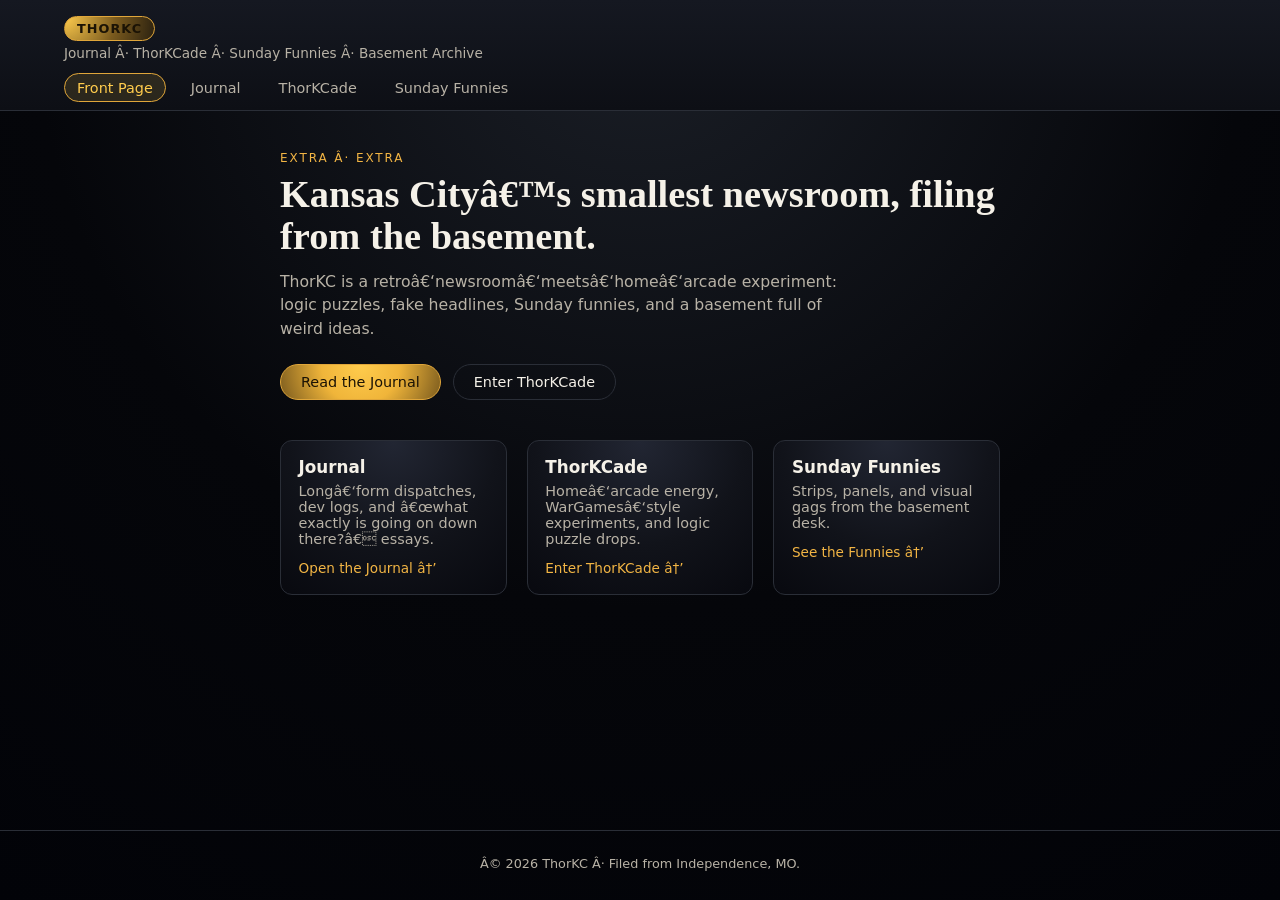
<file: index.html>
﻿<!DOCTYPE html>
<html lang="en">
<head>
  <meta charset="UTF-8" />
  <title>ThorKC â€” Kansas Cityâ€™s Weird Little Newsroom</title>
  <meta name="viewport" content="width=device-width, initial-scale=1" />
  <link rel="stylesheet" href="styles/main.css" />
  <script defer src="scripts/main.js"></script>
</head>
<body class="layout">
  <header class="site-header">
    <div class="masthead">
      <div class="masthead-flag">ThorKC</div>
      <div class="masthead-sub">Journal Â· ThorKCade Â· Sunday Funnies Â· Basement Archive</div>
    </div>
    <nav class="site-nav">
      <a href="index.html" class="nav-link nav-link-active">Front Page</a>
      <a href="journal/index.html" class="nav-link">Journal</a>
      <a href="thorkcade/index.html" class="nav-link">ThorKCade</a>
      <a href="funnies/index.html" class="nav-link">Sunday Funnies</a>
    </nav>
  </header>

  <main class="frontpage">
    <section class="frontpage-hero">
      <div class="hero-kicker">Extra Â· Extra</div>
      <h1 class="hero-headline">Kansas Cityâ€™s smallest newsroom, filing from the basement.</h1>
      <p class="hero-dek">
        ThorKC is a retroâ€‘newsroomâ€‘meetsâ€‘homeâ€‘arcade experiment: logic puzzles, fake headlines,
        Sunday funnies, and a basement full of weird ideas.
      </p>
      <div class="hero-actions">
        <a href="journal/index.html" class="btn btn-primary">Read the Journal</a>
        <a href="thorkcade/index.html" class="btn btn-ghost">Enter ThorKCade</a>
      </div>
    </section>

    <section class="frontpage-grid">
      <article class="frontpage-card">
        <h2 class="card-hed">Journal</h2>
        <p class="card-dek">
          Longâ€‘form dispatches, dev logs, and â€œwhat exactly is going on down there?â€ essays.
        </p>
        <a href="journal/index.html" class="card-link">Open the Journal â†’</a>
      </article>

      <article class="frontpage-card">
        <h2 class="card-hed">ThorKCade</h2>
        <p class="card-dek">
          Homeâ€‘arcade energy, WarGamesâ€‘style experiments, and logic puzzle drops.
        </p>
        <a href="thorkcade/index.html" class="card-link">Enter ThorKCade â†’</a>
      </article>

      <article class="frontpage-card">
        <h2 class="card-hed">Sunday Funnies</h2>
        <p class="card-dek">
          Strips, panels, and visual gags from the basement desk.
        </p>
        <a href="funnies/index.html" class="card-link">See the Funnies â†’</a>
      </article>
    </section>
  </main>

  <footer class="site-footer">
    <p>Â© <span id="year"></span> ThorKC Â· Filed from Independence, MO.</p>
  </footer>
</body>
</html>
</file>
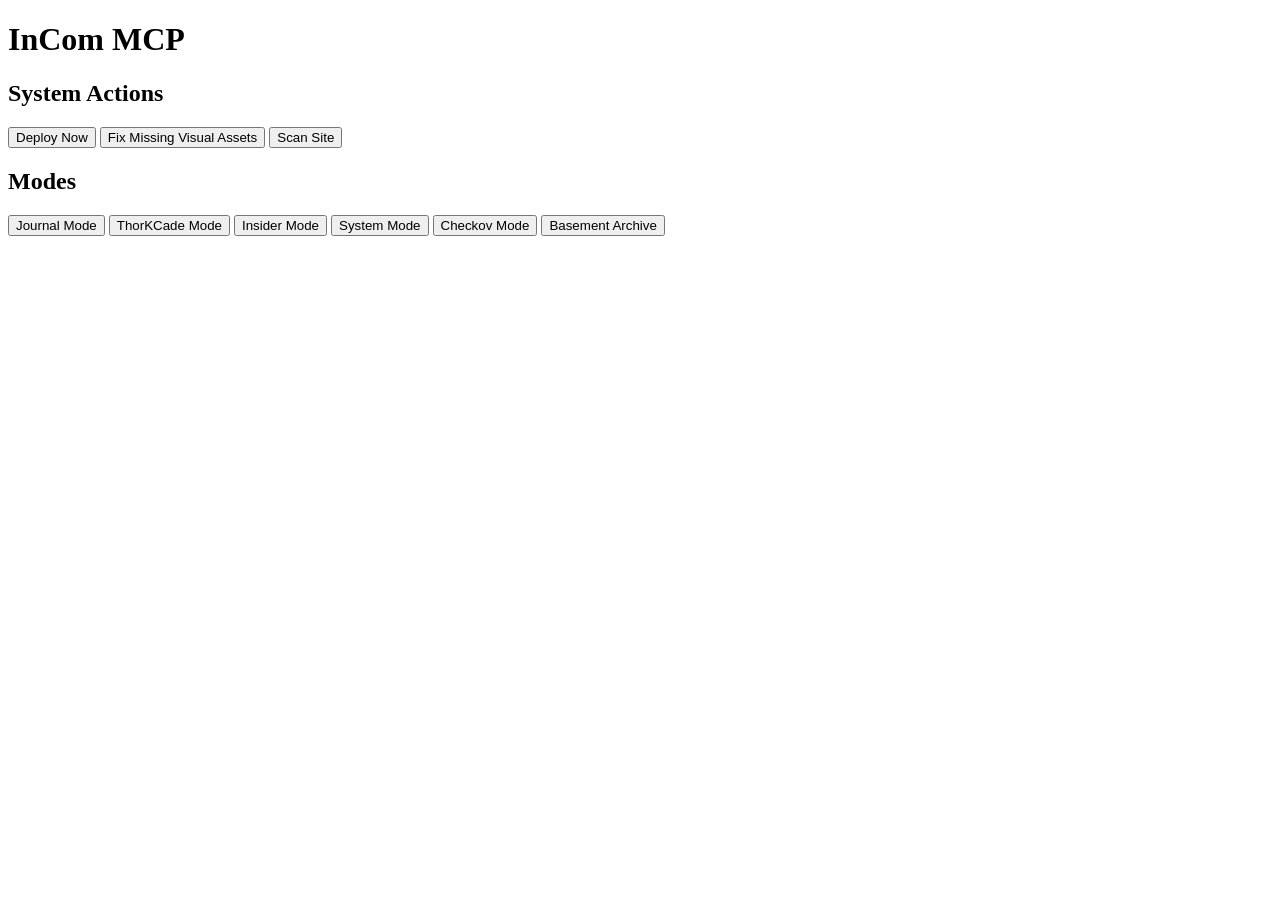
<file: __mcp/index.html>
<!DOCTYPE html>
<html>
<head>
  <meta charset="UTF-8">
  <title>InCom MCP</title>
  <link rel="stylesheet" href="mcp.css">
</head>
<body>
  <div id="mcp">
    <h1>InCom MCP</h1>

    <div class="panel">
      <h2>System Actions</h2>
      <button onclick="deployNow()">Deploy Now</button>
      <button onclick="fixAssets()">Fix Missing Visual Assets</button>
      <button onclick="scanSite()">Scan Site</button>
    </div>

    <div class="panel">
      <h2>Modes</h2>
      <button onclick="loadMode('journal')">Journal Mode</button>
      <button onclick="loadMode('thorkcade')">ThorKCade Mode</button>
      <button onclick="loadMode('insider')">Insider Mode</button>
      <button onclick="loadMode('system')">System Mode</button>
      <button onclick="loadMode('checkov')">Checkov Mode</button>
      <button onclick="loadMode('archive')">Basement Archive</button>
    </div>

    <div id="mode-panels">

      <div id="mode-journal" class="mode hidden">
        <h2>Journal Mode</h2>
        <p>Manage Journal issues, front page, and story ordering.</p>
        <button onclick="journalRebuild()">Rebuild Journal Index</button>
      </div>

      <div id="mode-thorkcade" class="mode hidden">
        <h2>ThorKCade Mode</h2>
        <p>Manage arcade entries, puzzles, and feature flags.</p>
        <button onclick="thorkcadeSync()">Sync ThorKCade Listings</button>
      </div>

      <div id="mode-insider" class="mode hidden">
        <h2>Insider Mode</h2>
        <p>Control insider‑only content and experiments.</p>
        <button onclick="insiderRefresh()">Refresh Insider Content Map</button>
      </div>

      <div id="mode-system" class="mode hidden">
        <h2>System Mode</h2>
        <p>Low‑level checks, config validation, and health.</p>
        <button onclick="systemHealthCheck()">Run System Health Check</button>
      </div>

      <div id="mode-checkov" class="mode hidden">
        <h2>Checkov Mode</h2>
        <p>Continuity, callbacks, and narrative thread tracking.</p>
        <button onclick="checkovScan()">Scan for Chekhov’s Guns</button>
      </div>

      <div id="mode-archive" class="mode hidden">
        <h2>Basement Archive</h2>
        <p>Back issues, retired experiments, and deep storage.</p>
        <button onclick="archiveIndex()">Rebuild Archive Index</button>
      </div>

    </div>

    <div id="output"></div>
  </div>

  <script src="mcp.js"></script>
</body>
</html>
</file>
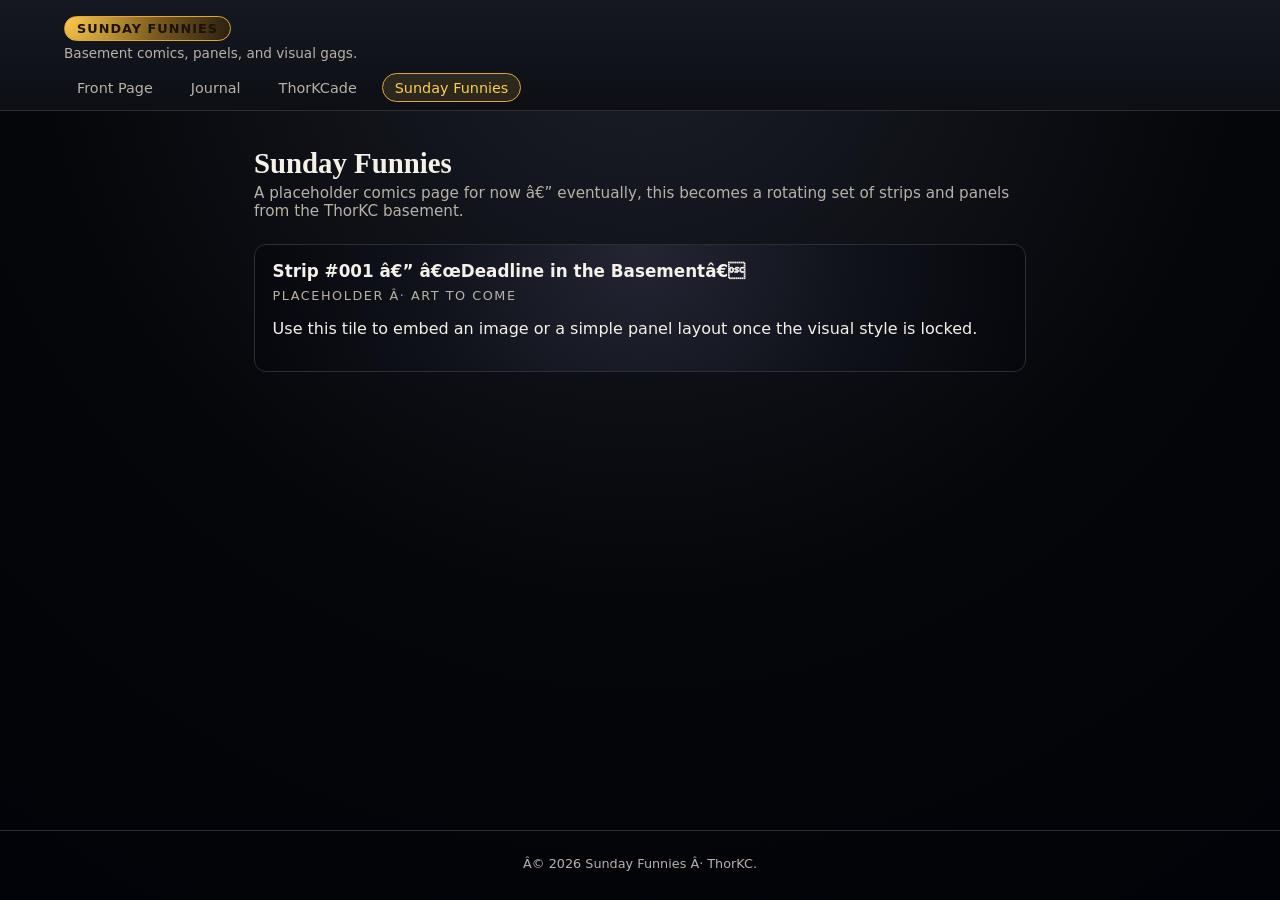
<file: funnies/index.html>
﻿<!DOCTYPE html>
<html lang="en">
<head>
  <meta charset="UTF-8" />
  <title>Sunday Funnies â€” ThorKC</title>
  <meta name="viewport" content="width=device-width, initial-scale=1" />
  <link rel="stylesheet" href="../styles/main.css" />
  <link rel="stylesheet" href="funnies.css" />
  <script defer src="../scripts/main.js"></script>
</head>
<body class="layout">
  <header class="site-header">
    <div class="masthead">
      <div class="masthead-flag">Sunday Funnies</div>
      <div class="masthead-sub">Basement comics, panels, and visual gags.</div>
    </div>
    <nav class="site-nav">
      <a href="../index.html" class="nav-link">Front Page</a>
      <a href="../journal/index.html" class="nav-link">Journal</a>
      <a href="../thorkcade/index.html" class="nav-link">ThorKCade</a>
      <a href="index.html" class="nav-link nav-link-active">Sunday Funnies</a>
    </nav>
  </header>

  <main class="funnies-main">
    <section class="funnies-intro">
      <h1>Sunday Funnies</h1>
      <p>
        A placeholder comics page for now â€” eventually, this becomes a rotating set of strips
        and panels from the ThorKC basement.
      </p>
    </section>

    <section class="funnies-grid">
      <article class="funnies-card">
        <h2>Strip #001 â€” â€œDeadline in the Basementâ€</h2>
        <p class="funnies-meta">Placeholder Â· Art to come</p>
        <p>
          Use this tile to embed an image or a simple panel layout once the visual style is
          locked.
        </p>
      </article>
    </section>
  </main>

  <footer class="site-footer">
    <p>Â© <span id="year"></span> Sunday Funnies Â· ThorKC.</p>
  </footer>
</body>
</html>
</file>
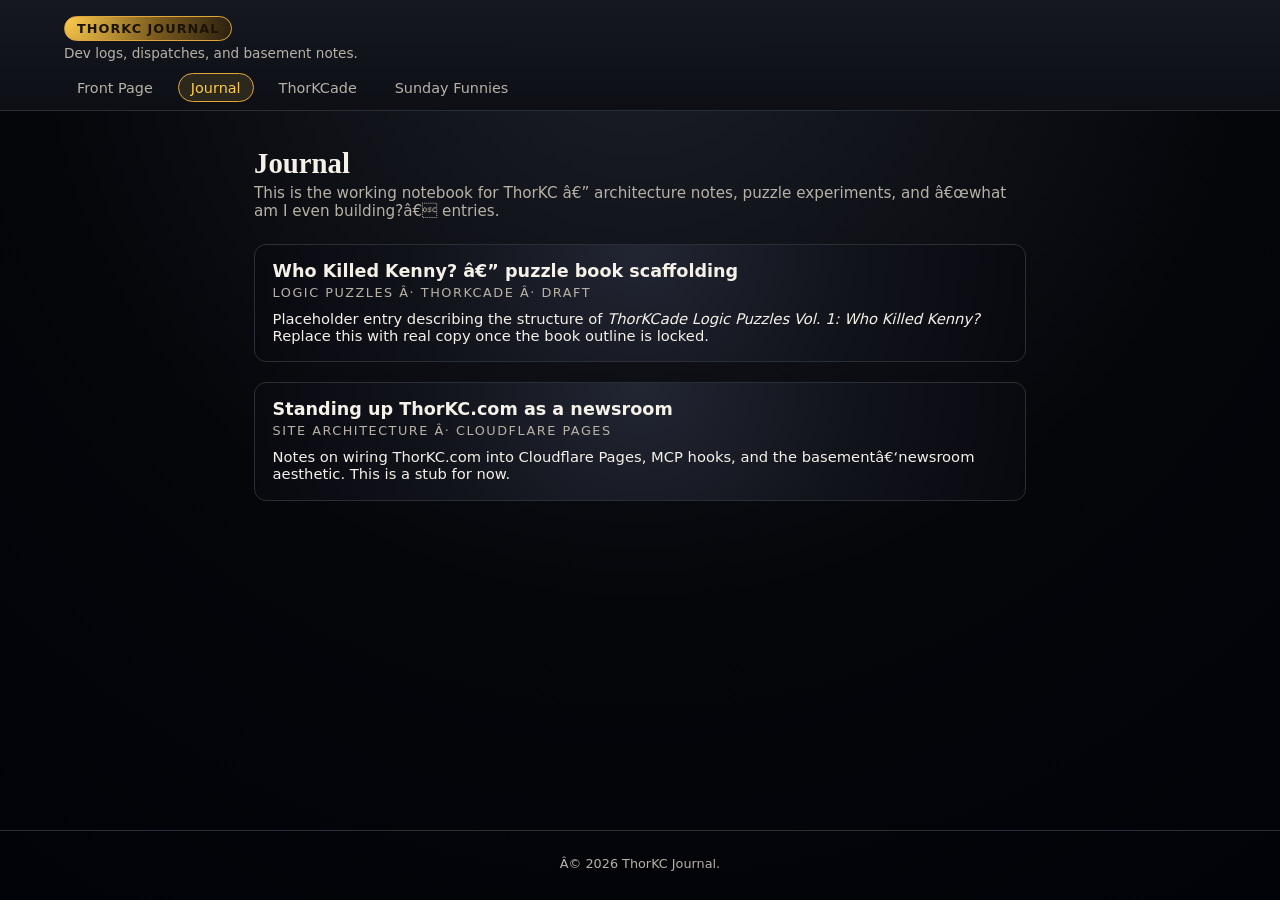
<file: journal/index.html>
﻿<!DOCTYPE html>
<html lang="en">
<head>
  <meta charset="UTF-8" />
  <title>ThorKC Journal</title>
  <meta name="viewport" content="width=device-width, initial-scale=1" />
  <link rel="stylesheet" href="../styles/main.css" />
  <link rel="stylesheet" href="journal.css" />
  <script defer src="../scripts/main.js"></script>
</head>
<body class="layout">
  <header class="site-header">
    <div class="masthead">
      <div class="masthead-flag">ThorKC Journal</div>
      <div class="masthead-sub">Dev logs, dispatches, and basement notes.</div>
    </div>
    <nav class="site-nav">
      <a href="../index.html" class="nav-link">Front Page</a>
      <a href="index.html" class="nav-link nav-link-active">Journal</a>
      <a href="../thorkcade/index.html" class="nav-link">ThorKCade</a>
      <a href="../funnies/index.html" class="nav-link">Sunday Funnies</a>
    </nav>
  </header>

  <main class="journal-main">
    <section class="journal-intro">
      <h1>Journal</h1>
      <p>
        This is the working notebook for ThorKC â€” architecture notes, puzzle experiments, and
        â€œwhat am I even building?â€ entries.
      </p>
    </section>

    <section class="journal-list">
      <article class="journal-entry">
        <h2 class="entry-title">Who Killed Kenny? â€” puzzle book scaffolding</h2>
        <p class="entry-meta">Logic puzzles Â· ThorKCade Â· Draft</p>
        <p class="entry-body">
          Placeholder entry describing the structure of <em>ThorKCade Logic Puzzles Vol. 1:
          Who Killed Kenny?</em> Replace this with real copy once the book outline is locked.
        </p>
      </article>

      <article class="journal-entry">
        <h2 class="entry-title">Standing up ThorKC.com as a newsroom</h2>
        <p class="entry-meta">Site architecture Â· Cloudflare Pages</p>
        <p class="entry-body">
          Notes on wiring ThorKC.com into Cloudflare Pages, MCP hooks, and the basementâ€‘newsroom
          aesthetic. This is a stub for now.
        </p>
      </article>
    </section>
  </main>

  <footer class="site-footer">
    <p>Â© <span id="year"></span> ThorKC Journal.</p>
  </footer>
</body>
</html>
</file>
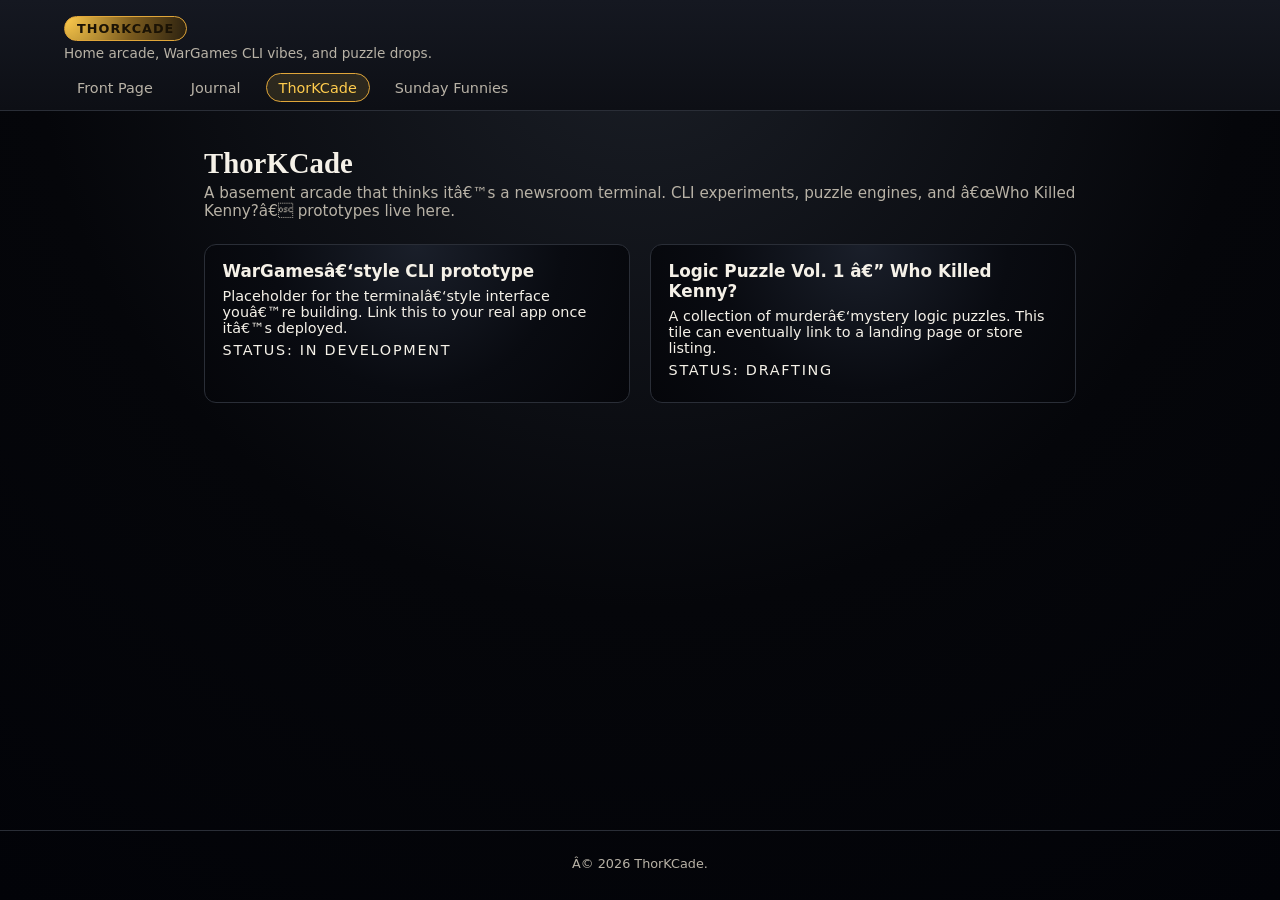
<file: thorkcade/index.html>
﻿<!DOCTYPE html>
<html lang="en">
<head>
  <meta charset="UTF-8" />
  <title>ThorKCade</title>
  <meta name="viewport" content="width=device-width, initial-scale=1" />
  <link rel="stylesheet" href="../styles/main.css" />
  <link rel="stylesheet" href="thorkcade.css" />
  <script defer src="../scripts/main.js"></script>
</head>
<body class="layout">
  <header class="site-header">
    <div class="masthead">
      <div class="masthead-flag">ThorKCade</div>
      <div class="masthead-sub">Home arcade, WarGames CLI vibes, and puzzle drops.</div>
    </div>
    <nav class="site-nav">
      <a href="../index.html" class="nav-link">Front Page</a>
      <a href="../journal/index.html" class="nav-link">Journal</a>
      <a href="index.html" class="nav-link nav-link-active">ThorKCade</a>
      <a href="../funnies/index.html" class="nav-link">Sunday Funnies</a>
    </nav>
  </header>

  <main class="thorkcade-main">
    <section class="thorkcade-hero">
      <h1>ThorKCade</h1>
      <p>
        A basement arcade that thinks itâ€™s a newsroom terminal. CLI experiments, puzzle engines,
        and â€œWho Killed Kenny?â€ prototypes live here.
      </p>
    </section>

    <section class="thorkcade-grid">
      <article class="thorkcade-card">
        <h2>WarGamesâ€‘style CLI prototype</h2>
        <p>
          Placeholder for the terminalâ€‘style interface youâ€™re building. Link this to your real
          app once itâ€™s deployed.
        </p>
        <p class="thorkcade-meta">Status: In development</p>
      </article>

      <article class="thorkcade-card">
        <h2>Logic Puzzle Vol. 1 â€” Who Killed Kenny?</h2>
        <p>
          A collection of murderâ€‘mystery logic puzzles. This tile can eventually link to a
          landing page or store listing.
        </p>
        <p class="thorkcade-meta">Status: Drafting</p>
      </article>
    </section>
  </main>

  <footer class="site-footer">
    <p>Â© <span id="year"></span> ThorKCade.</p>
  </footer>
</body>
</html>
</file>
<file: styles/main.css>
﻿:root {
  --bg: #0f1115;
  --bg-elevated: #171a20;
  --ink: #f5f1e8;
  --ink-muted: #b8b2a6;
  --accent: #ffcc4d;
  --accent-soft: #f2b544;
  --accent-line: #e0a63a;
  --border-subtle: #2a2e37;
  --font-sans: system-ui, -apple-system, BlinkMacSystemFont, "Segoe UI", sans-serif;
  --font-display: "Georgia", "Times New Roman", serif;
}

*,
*::before,
*::after {
  box-sizing: border-box;
}

html,
body {
  margin: 0;
  padding: 0;
  background: radial-gradient(circle at top, #1b1f27 0, #05060a 55%, #020308 100%);
  color: var(--ink);
  font-family: var(--font-sans);
}

.layout {
  min-height: 100vh;
  display: flex;
  flex-direction: column;
}

/* Header / masthead */

.site-header {
  border-bottom: 1px solid var(--border-subtle);
  background: linear-gradient(to bottom, #151821, #0d0f15);
  padding: 1rem 5vw 0.5rem;
}

.masthead {
  display: flex;
  flex-direction: column;
  gap: 0.25rem;
}

.masthead-flag {
  display: inline-flex;
  align-self: flex-start;
  padding: 0.25rem 0.75rem;
  border-radius: 999px;
  border: 1px solid var(--accent-line);
  background: radial-gradient(circle at top left, var(--accent) 0, #7b5b1e 55%, #2b2110 100%);
  color: #1b1305;
  font-weight: 700;
  letter-spacing: 0.08em;
  text-transform: uppercase;
  font-size: 0.8rem;
}

.masthead-sub {
  color: var(--ink-muted);
  font-size: 0.85rem;
}

/* Nav */

.site-nav {
  margin-top: 0.75rem;
  display: flex;
  flex-wrap: wrap;
  gap: 0.75rem;
}

.nav-link {
  text-decoration: none;
  color: var(--ink-muted);
  font-size: 0.9rem;
  padding: 0.35rem 0.75rem;
  border-radius: 999px;
  border: 1px solid transparent;
  transition: background 0.15s ease, color 0.15s ease, border-color 0.15s ease;
}

.nav-link:hover {
  border-color: var(--border-subtle);
  background: rgba(255, 255, 255, 0.03);
  color: var(--ink);
}

.nav-link-active {
  border-color: var(--accent-line);
  background: rgba(255, 204, 77, 0.12);
  color: var(--accent);
}

/* Front page */

.frontpage {
  flex: 1;
  padding: 2.5rem 5vw 3rem;
  max-width: 1100px;
  margin: 0 auto;
}

.frontpage-hero {
  max-width: 720px;
  margin-bottom: 2.5rem;
}

.hero-kicker {
  text-transform: uppercase;
  letter-spacing: 0.16em;
  font-size: 0.75rem;
  color: var(--accent-soft);
  margin-bottom: 0.5rem;
}

.hero-headline {
  font-family: var(--font-display);
  font-size: clamp(2.1rem, 3vw, 2.8rem);
  line-height: 1.1;
  margin: 0 0 0.75rem;
}

.hero-dek {
  color: var(--ink-muted);
  max-width: 36rem;
  font-size: 0.98rem;
  line-height: 1.5;
  margin: 0 0 1.5rem;
}

.hero-actions {
  display: flex;
  flex-wrap: wrap;
  gap: 0.75rem;
}

.btn {
  display: inline-flex;
  align-items: center;
  justify-content: center;
  padding: 0.55rem 1.25rem;
  border-radius: 999px;
  border: 1px solid transparent;
  font-size: 0.9rem;
  text-decoration: none;
  cursor: pointer;
  transition: background 0.15s ease, color 0.15s ease, border-color 0.15s ease,
    transform 0.05s ease;
}

.btn-primary {
  background: radial-gradient(circle at top, var(--accent) 0, #f0b53a 45%, #7b5b1e 100%);
  color: #1b1305;
  border-color: var(--accent-line);
}

.btn-primary:hover {
  transform: translateY(-1px);
}

.btn-ghost {
  background: transparent;
  color: var(--ink);
  border-color: var(--border-subtle);
}

.btn-ghost:hover {
  background: rgba(255, 255, 255, 0.04);
}

/* Cards */

.frontpage-grid {
  display: grid;
  grid-template-columns: repeat(auto-fit, minmax(220px, 1fr));
  gap: 1.25rem;
}

.frontpage-card {
  background: radial-gradient(circle at top, #222633 0, #11131a 55%, #08090f 100%);
  border-radius: 0.75rem;
  border: 1px solid var(--border-subtle);
  padding: 1rem 1.1rem 1.1rem;
  display: flex;
  flex-direction: column;
  gap: 0.4rem;
}

.card-hed {
  font-size: 1.05rem;
  margin: 0;
}

.card-dek {
  margin: 0;
  color: var(--ink-muted);
  font-size: 0.9rem;
}

.card-link {
  margin-top: 0.4rem;
  font-size: 0.85rem;
  color: var(--accent-soft);
  text-decoration: none;
}

.card-link:hover {
  text-decoration: underline;
}

/* Footer */

.site-footer {
  border-top: 1px solid var(--border-subtle);
  padding: 0.75rem 5vw 1rem;
  font-size: 0.8rem;
  color: var(--ink-muted);
  text-align: center;
}
</file>
<file: __mcp/mcp.css>
.mode {
  border-top: 1px solid #0ff;
  margin-top: 10px;
  padding-top: 10px;
}

.hidden {
  display: none;
}
</file>
<file: funnies/funnies.css>
﻿.funnies-main {
  flex: 1;
  padding: 2.25rem 5vw 3rem;
  max-width: 900px;
  margin: 0 auto;
}

.funnies-intro h1 {
  font-family: var(--font-display);
  font-size: 1.8rem;
  margin: 0 0 0.25rem;
}

.funnies-intro p {
  margin: 0 0 1.5rem;
  color: var(--ink-muted);
  font-size: 0.95rem;
}

.funnies-grid {
  display: grid;
  grid-template-columns: minmax(0, 1fr);
  gap: 1.25rem;
}

.funnies-card {
  border-radius: 0.75rem;
  border: 1px solid var(--border-subtle);
  background: radial-gradient(circle at top, #232633 0, #10121a 55%, #06070c 100%);
  padding: 1rem 1.1rem 1.1rem;
}

.funnies-card h2 {
  margin: 0 0 0.4rem;
  font-size: 1.05rem;
}

.funnies-meta {
  margin: 0 0 0.6rem;
  font-size: 0.8rem;
  text-transform: uppercase;
  letter-spacing: 0.12em;
  color: var(--ink-muted);
}
</file>
<file: journal/journal.css>
﻿.journal-main {
  flex: 1;
  padding: 2.25rem 5vw 3rem;
  max-width: 900px;
  margin: 0 auto;
}

.journal-intro h1 {
  font-family: var(--font-display);
  font-size: 1.8rem;
  margin: 0 0 0.25rem;
}

.journal-intro p {
  margin: 0 0 1.5rem;
  color: var(--ink-muted);
  font-size: 0.95rem;
}

.journal-list {
  display: flex;
  flex-direction: column;
  gap: 1.25rem;
}

.journal-entry {
  border-radius: 0.75rem;
  border: 1px solid var(--border-subtle);
  background: radial-gradient(circle at top, #222633 0, #11131a 55%, #08090f 100%);
  padding: 1rem 1.1rem 1.1rem;
}

.entry-title {
  margin: 0 0 0.25rem;
  font-size: 1.1rem;
}

.entry-meta {
  margin: 0 0 0.6rem;
  font-size: 0.8rem;
  text-transform: uppercase;
  letter-spacing: 0.12em;
  color: var(--ink-muted);
}

.entry-body {
  margin: 0;
  font-size: 0.92rem;
  color: var(--ink);
}
</file>
<file: thorkcade/thorkcade.css>
﻿.thorkcade-main {
  flex: 1;
  padding: 2.25rem 5vw 3rem;
  max-width: 1000px;
  margin: 0 auto;
}

.thorkcade-hero h1 {
  font-family: var(--font-display);
  font-size: 1.8rem;
  margin: 0 0 0.25rem;
}

.thorkcade-hero p {
  margin: 0 0 1.5rem;
  color: var(--ink-muted);
  font-size: 0.95rem;
}

.thorkcade-grid {
  display: grid;
  grid-template-columns: repeat(auto-fit, minmax(260px, 1fr));
  gap: 1.25rem;
}

.thorkcade-card {
  border-radius: 0.75rem;
  border: 1px solid var(--border-subtle);
  background: radial-gradient(circle at top, #1a1f2a 0, #090b11 55%, #05060a 100%);
  padding: 1rem 1.1rem 1.1rem;
}

.thorkcade-card h2 {
  margin: 0 0 0.4rem;
  font-size: 1.05rem;
}

.thorkcade-card p {
  margin: 0 0 0.4rem;
  font-size: 0.9rem;
  color: var(--ink);
}

.thorkcade-meta {
  font-size: 0.8rem;
  text-transform: uppercase;
  letter-spacing: 0.12em;
  color: var(--ink-muted);
}
</file>
